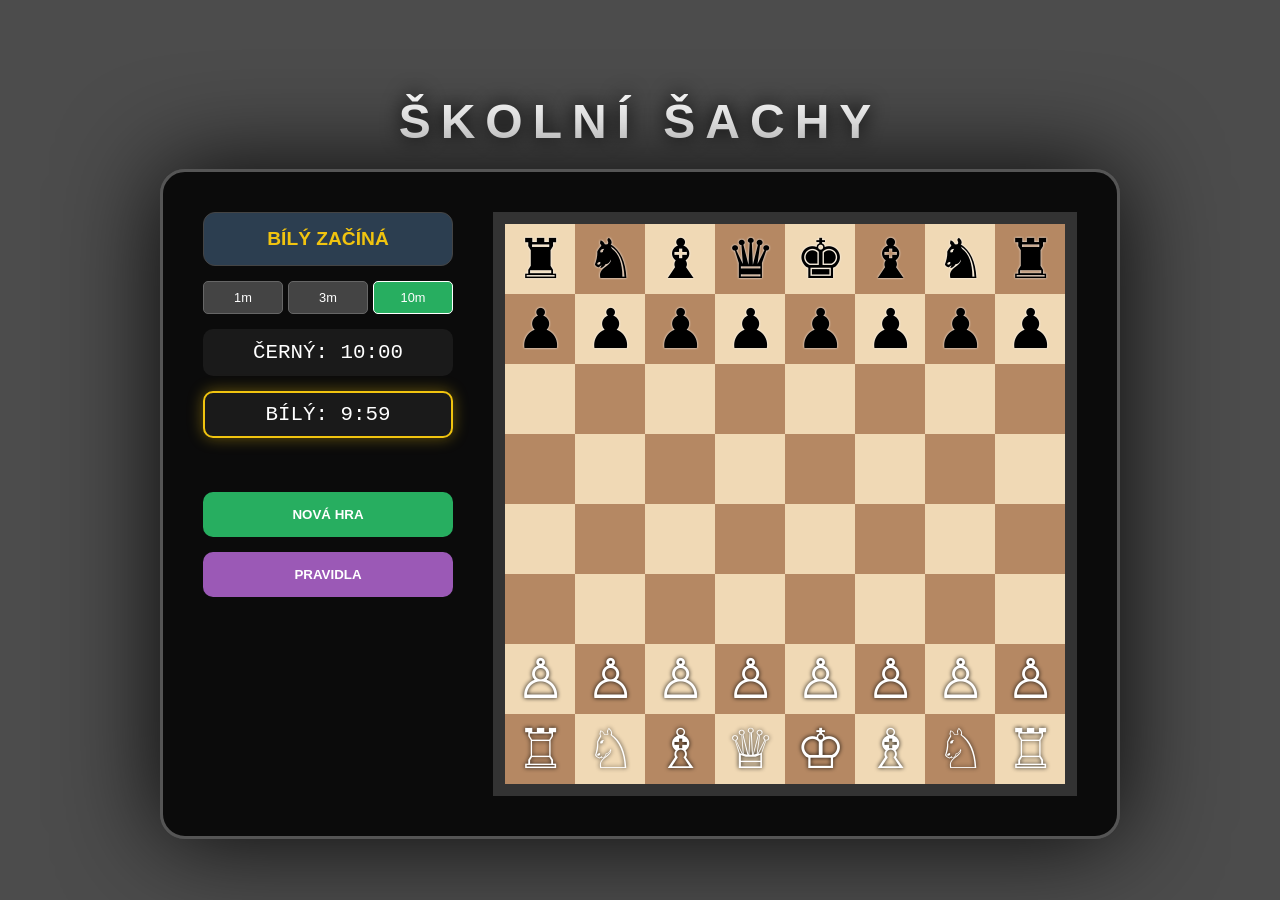
<file: index.html>
<!DOCTYPE html>
<html lang="cs">
<head>
    <meta charset="UTF-8">
    <meta name="viewport" content="width=device-width, initial-scale=1.0">
    <title>ŠKOLNÍ ŠACHY - ROŠÁDA & ČAS</title>
    <style>
        :root {
            --white-sq: #f0d9b5;
            --black-sq: #b58863;
            --square-size: 70px;
            --accent: #27ae60;
        }

        body {
            background: linear-gradient(rgba(0, 0, 0, 0.7), rgba(0, 0, 0, 0.7)), 
                        url('https://t3.ftcdn.net/jpg/18/06/45/26/360_F_1806452627_gLpxNyDgzk2WbcSKTGwLKFvE9YjqftnZ.jpg');
            background-size: cover;
            background-position: center;
            background-attachment: fixed;
            color: white;
            font-family: 'Segoe UI', Arial, sans-serif;
            display: flex;
            flex-direction: column;
            align-items: center;
            justify-content: center;
            min-height: 100vh;
            margin: 0;
        }

        .main-title { font-size: 3rem; letter-spacing: 10px; margin-bottom: 20px; text-shadow: 0 0 20px rgba(0,0,0,1); }

        .game-container {
            display: flex;
            gap: 40px;
            background: rgba(0, 0, 0, 0.85);
            padding: 40px;
            border-radius: 25px;
            border: 3px solid #555;
            box-shadow: 0 0 100px rgba(0,0,0,0.9);
        }

        .info-panel { width: 250px; display: flex; flex-direction: column; gap: 15px; }

        #status {
            background: #2c3e50; padding: 15px; text-align: center;
            font-weight: bold; font-size: 1.2rem; border-radius: 12px;
            color: #f1c40f; border: 1px solid #444;
        }

        .clock-box {
            background: #1a1a1a; padding: 10px; text-align: center;
            border-radius: 10px; font-family: 'Courier New', monospace;
            font-size: 1.3rem; border: 2px solid transparent;
        }

        .active-turn { border-color: #f1c40f; box-shadow: 0 0 15px rgba(241, 196, 15, 0.4); }

        /* VÝBĚR ČASU */
        .time-selector {
            display: flex;
            justify-content: space-between;
            gap: 5px;
        }
        .time-btn {
            flex: 1;
            padding: 8px;
            background: #444;
            color: white;
            border: 1px solid #666;
            border-radius: 5px;
            cursor: pointer;
            font-size: 0.8rem;
        }
        .time-btn.selected-time { background: var(--accent); border-color: white; }

        .board { display: grid; grid-template-columns: repeat(8, var(--square-size)); grid-template-rows: repeat(8, var(--square-size)); border: 12px solid #333; }

        .square { width: var(--square-size); height: var(--square-size); display: flex; align-items: center; justify-content: center; font-size: 55px; cursor: pointer; position: relative; }
        .white { background-color: var(--white-sq); }
        .black { background-color: var(--black-sq); }
        .selected { background-color: #f1c40f !important; }
        .check { background-color: #e74c3c !important; }

        .hint::after {
            content: ''; width: 20px; height: 20px;
            background-color: rgba(0, 0, 0, 0.3);
            border-radius: 50%; position: absolute; z-index: 10;
        }

        .piece-black { color: #000; filter: drop-shadow(0 0 1px #fff); z-index: 5; }
        .piece-white { color: #fff; filter: drop-shadow(0 0 2px #000); z-index: 5; }

        .btn { padding: 15px; border: none; border-radius: 10px; cursor: pointer; font-weight: bold; text-transform: uppercase; }
        .btn-reset { background: var(--accent); color: white; }
        .btn-rules { background: #9b59b6; color: white; }

        #msg { color: #ff7675; text-align: center; min-height: 24px; font-weight: bold; font-size: 1rem; }
    </style>
</head>
<body>

    <h1 class="main-title">ŠKOLNÍ ŠACHY</h1>

    <div class="game-container">
        <div class="info-panel">
            <div id="status">BÍLÝ ZAČÍNÁ</div>
            
            <div class="time-selector">
                <button class="time-btn" onclick="setTime(60, this)">1m</button>
                <button class="time-btn" onclick="setTime(180, this)">3m</button>
                <button class="time-btn selected-time" onclick="setTime(600, this)">10m</button>
            </div>

            <div id="black-clock" class="clock-box">ČERNÝ: 10:00</div>
            <div id="white-clock" class="clock-box active-turn">BÍLÝ: 10:00</div>
            
            <div id="msg"></div>
            
            <button class="btn btn-reset" onclick="resetGame()">Nová hra</button>
            <button class="btn btn-rules" onclick="window.location.href='rules.html'">Pravidla</button>
        </div>
        <div class="board" id="board"></div>
    </div>

    <script>
        const boardEl = document.getElementById('board');
        const msgEl = document.getElementById('msg');
        let boardState = [];
        let selectedSq = null;
        let turn = 'white';
        let baseTime = 600;
        let timers = { white: 600, black: 600 };
        let timerInterval = null;

        // Pro rošádu: sledování pohybu králů a věží
        let moved = { K: false, k: false, R1: false, R8: false, r1: false, r8: false };

        const initialPos = [
            ['r','n','b','q','k','b','n','r'],
            ['p','p','p','p','p','p','p','p'],
            ['','','','','','','',''],
            ['','','','','','','',''],
            ['','','','','','','',''],
            ['','','','','','','',''],
            ['P','P','P','P','P','P','P','P'],
            ['R','N','B','Q','K','B','N','R']
        ];

        const pieceMap = { 'r': '♜', 'n': '♞', 'b': '♝', 'q': '♛', 'k': '♚', 'p': '♟', 'R': '♖', 'N': '♘', 'B': '♗', 'Q': '♕', 'K': '♔', 'P': '♙' };

        function setTime(seconds, btn) {
            document.querySelectorAll('.time-btn').forEach(b => b.classList.remove('selected-time'));
            btn.classList.add('selected-time');
            baseTime = seconds;
            resetGame();
        }

        function createBoard() {
            boardEl.innerHTML = '';
            for (let r = 0; r < 8; r++) {
                boardState[r] = [...initialPos[r]];
                for (let c = 0; c < 8; c++) {
                    const sq = document.createElement('div');
                    sq.className = `square ${(r + c) % 2 === 0 ? 'white' : 'black'}`;
                    sq.id = `sq-${r}-${c}`;
                    sq.dataset.r = r; sq.dataset.c = c;
                    sq.onclick = () => handleSquareClick(r, c);
                    boardEl.appendChild(sq);
                }
            }
            drawPieces();
            if (timerInterval) clearInterval(timerInterval);
            startTimer();
        }

        function drawPieces() {
            document.querySelectorAll('.square').forEach(sq => {
                const r = sq.dataset.r; const c = sq.dataset.c;
                const char = boardState[r][c];
                sq.innerHTML = '';
                sq.classList.remove('check');
                if (char) {
                    const span = document.createElement('span');
                    span.innerText = pieceMap[char];
                    span.className = char === char.toUpperCase() ? 'piece-white' : 'piece-black';
                    sq.appendChild(span);
                    if (char.toLowerCase() === 'k' && isKingInCheck(char === 'K' ? 'white' : 'black')) {
                        sq.classList.add('check');
                    }
                }
            });
        }

        function handleSquareClick(r, c) {
            const piece = boardState[r][c];
            const isWhite = piece && piece === piece.toUpperCase();
            
            if (selectedSq) {
                if (isMoveLegal(selectedSq.r, selectedSq.c, r, c)) {
                    movePiece(selectedSq.r, selectedSq.c, r, c);
                } else {
                    deselect();
                    if (piece && ((turn === 'white' && isWhite) || (turn === 'black' && !isWhite))) {
                        selectPiece(r, c);
                    }
                }
            } else {
                if (piece && ((turn === 'white' && isWhite) || (turn === 'black' && !isWhite))) {
                    selectPiece(r, c);
                }
            }
        }

        function selectPiece(r, c) {
            selectedSq = { r, c };
            document.getElementById(`sq-${r}-${c}`).classList.add('selected');
            showHints(r, c);
        }

        function showHints(fromR, fromC) {
            for (let r = 0; r < 8; r++) {
                for (let c = 0; c < 8; c++) {
                    if (isMoveLegal(fromR, fromC, r, c)) {
                        document.getElementById(`sq-${r}-${c}`).classList.add('hint');
                    }
                }
            }
        }

        function isPathClear(fR, fC, tR, tC) {
            let dr = Math.sign(tR - fR);
            let dc = Math.sign(tC - fC);
            let currR = fR + dr;
            let currC = fC + dc;
            while (currR !== tR || currC !== tC) {
                if (boardState[currR][currC] !== '') return false;
                currR += dr;
                currC += dc;
            }
            return true;
        }

        function isMoveLegal(fromR, fromC, toR, toC) {
            const piece = boardState[fromR][fromC];
            const target = boardState[toR][toC];
            const dr = Math.abs(toR - fromR);
            const dc = Math.abs(toC - fromC);
            const type = piece.toLowerCase();

            if (target && (target === target.toUpperCase()) === (piece === piece.toUpperCase())) return false;

            if (type === 'n') return (dr === 2 && dc === 1) || (dr === 1 && dc === 2);
            if (type === 'r' || type === 'b' || type === 'q') {
                if (type === 'r' && (dr !== 0 && dc !== 0)) return false;
                if (type === 'b' && dr !== dc) return false;
                if (type === 'q' && (dr !== dc && dr !== 0 && dc !== 0)) return false;
                return isPathClear(fromR, fromC, toR, toC);
            }

            if (type === 'k') {
                // Klasický pohyb
                if (dr <= 1 && dc <= 1) return true;
                // ROŠÁDA
                if (dr === 0 && dc === 2 && !moved[piece]) {
                    const isWhite = piece === 'K';
                    const r = isWhite ? 7 : 0;
                    if (toC === 6) { // Krátká
                        return !moved[isWhite ? 'R8' : 'r8'] && isPathClear(r, 4, r, 7) && !isKingInCheck(turn);
                    }
                    if (toC === 2) { // Dlouhá
                        return !moved[isWhite ? 'R1' : 'r1'] && isPathClear(r, 4, r, 0) && !isKingInCheck(turn);
                    }
                }
            }

            if (type === 'p') {
                const dir = piece === 'P' ? -1 : 1;
                if (dc === 0 && !target) {
                    if (toR === fromR + dir) return true;
                    if (((fromR === 6 && piece === 'P') || (fromR === 1 && piece === 'p')) && toR === fromR + (2 * dir)) {
                        return boardState[fromR + dir][fromC] === '';
                    }
                }
                if (dc === 1 && toR === fromR + dir && target) return true;
            }
            return false;
        }

        function isKingInCheck(color) {
            let kingPos = null;
            let kingChar = color === 'white' ? 'K' : 'k';
            for(let r=0; r<8; r++) {
                for(let c=0; c<8; c++) {
                    if(boardState[r][c] === kingChar) kingPos = {r, c};
                }
            }
            if(!kingPos) return false;
            for(let r=0; r<8; r++) {
                for(let c=0; c<8; c++) {
                    let p = boardState[r][c];
                    if(p !== '' && (p === p.toUpperCase()) !== (color === 'white')) {
                        // Simulace bez rekurze šachu
                        const dr = Math.abs(kingPos.r - r);
                        const dc = Math.abs(kingPos.c - c);
                        const type = p.toLowerCase();
                        let canAttack = false;
                        if (type === 'n') canAttack = (dr === 2 && dc === 1) || (dr === 1 && dc === 2);
                        else if (type === 'r') canAttack = (dr === 0 || dc === 0) && isPathClear(r, c, kingPos.r, kingPos.c);
                        else if (type === 'b') canAttack = (dr === dc) && isPathClear(r, c, kingPos.r, kingPos.c);
                        else if (type === 'q') canAttack = (dr === dc || dr === 0 || dc === 0) && isPathClear(r, c, kingPos.r, kingPos.c);
                        else if (type === 'k') canAttack = dr <= 1 && dc <= 1;
                        else if (type === 'p') canAttack = dc === 1 && kingPos.r === r + (p === 'P' ? -1 : 1);
                        
                        if (canAttack) return true;
                    }
                }
            }
            return false;
        }

        function movePiece(fromR, fromC, toR, toC) {
            const piece = boardState[fromR][fromC];
            const oldTarget = boardState[toR][toC];
            
            // Logika rošády - pohnutí věží
            if (piece.toLowerCase() === 'k' && Math.abs(toC - fromC) === 2) {
                const isWhite = piece === 'K';
                const row = isWhite ? 7 : 0;
                if (toC === 6) { // Krátká: věž z 7 na 5
                    boardState[row][5] = boardState[row][7]; boardState[row][7] = '';
                } else if (toC === 2) { // Dlouhá: věž z 0 na 3
                    boardState[row][3] = boardState[row][0]; boardState[row][0] = '';
                }
            }

            boardState[toR][toC] = piece;
            boardState[fromR][fromC] = '';
            
            if (isKingInCheck(turn)) {
                // Vracení tahu (v šachu) - u rošády by to bylo složitější, ale tohle je základ
                boardState[fromR][fromC] = piece; boardState[toR][toC] = oldTarget;
                msgEl.innerText = "Tah do šachu!"; deselect(); return;
            }

            // Sledování pohybu pro budoucí rošády
            if (piece === 'K') moved.K = true; if (piece === 'k') moved.k = true;
            if (fromR === 7 && fromC === 0) moved.R1 = true; if (fromR === 7 && fromC === 7) moved.R8 = true;
            if (fromR === 0 && fromC === 0) moved.r1 = true; if (fromR === 0 && fromC === 7) moved.r8 = true;

            if (piece.toLowerCase() === 'p' && (toR === 0 || toR === 7)) boardState[toR][toC] = piece === 'P' ? 'Q' : 'q';

            switchTurn();
            deselect();
            drawPieces();
            msgEl.innerText = isKingInCheck(turn) ? "ŠACH!" : "";
        }

        function switchTurn() {
            turn = turn === 'white' ? 'black' : 'white';
            document.getElementById('status').innerText = turn === 'white' ? "TAH: BÍLÝ" : "TAH: ČERNÝ";
            document.getElementById('white-clock').classList.toggle('active-turn', turn === 'white');
            document.getElementById('black-clock').classList.toggle('active-turn', turn === 'black');
        }

        function startTimer() {
            timerInterval = setInterval(() => {
                timers[turn]--;
                const fmt = (s) => `${Math.floor(s/60)}:${(s%60).toString().padStart(2,'0')}`;
                document.getElementById('white-clock').innerText = `BÍLÝ: ${fmt(timers.white)}`;
                document.getElementById('black-clock').innerText = `ČERNÝ: ${fmt(timers.black)}`;
                if (timers[turn] <= 0) { clearInterval(timerInterval); alert("Čas vypršel!"); resetGame(); }
            }, 1000);
        }

        function deselect() {
            document.querySelectorAll('.square').forEach(s => { s.classList.remove('selected', 'hint'); });
            selectedSq = null;
        }

        function resetGame() {
            turn = 'white';
            timers = { white: baseTime, black: baseTime };
            moved = { K: false, k: false, R1: false, R8: false, r1: false, r8: false };
            createBoard();
        }

        createBoard();
    </script>
</body>
</html>
</file>
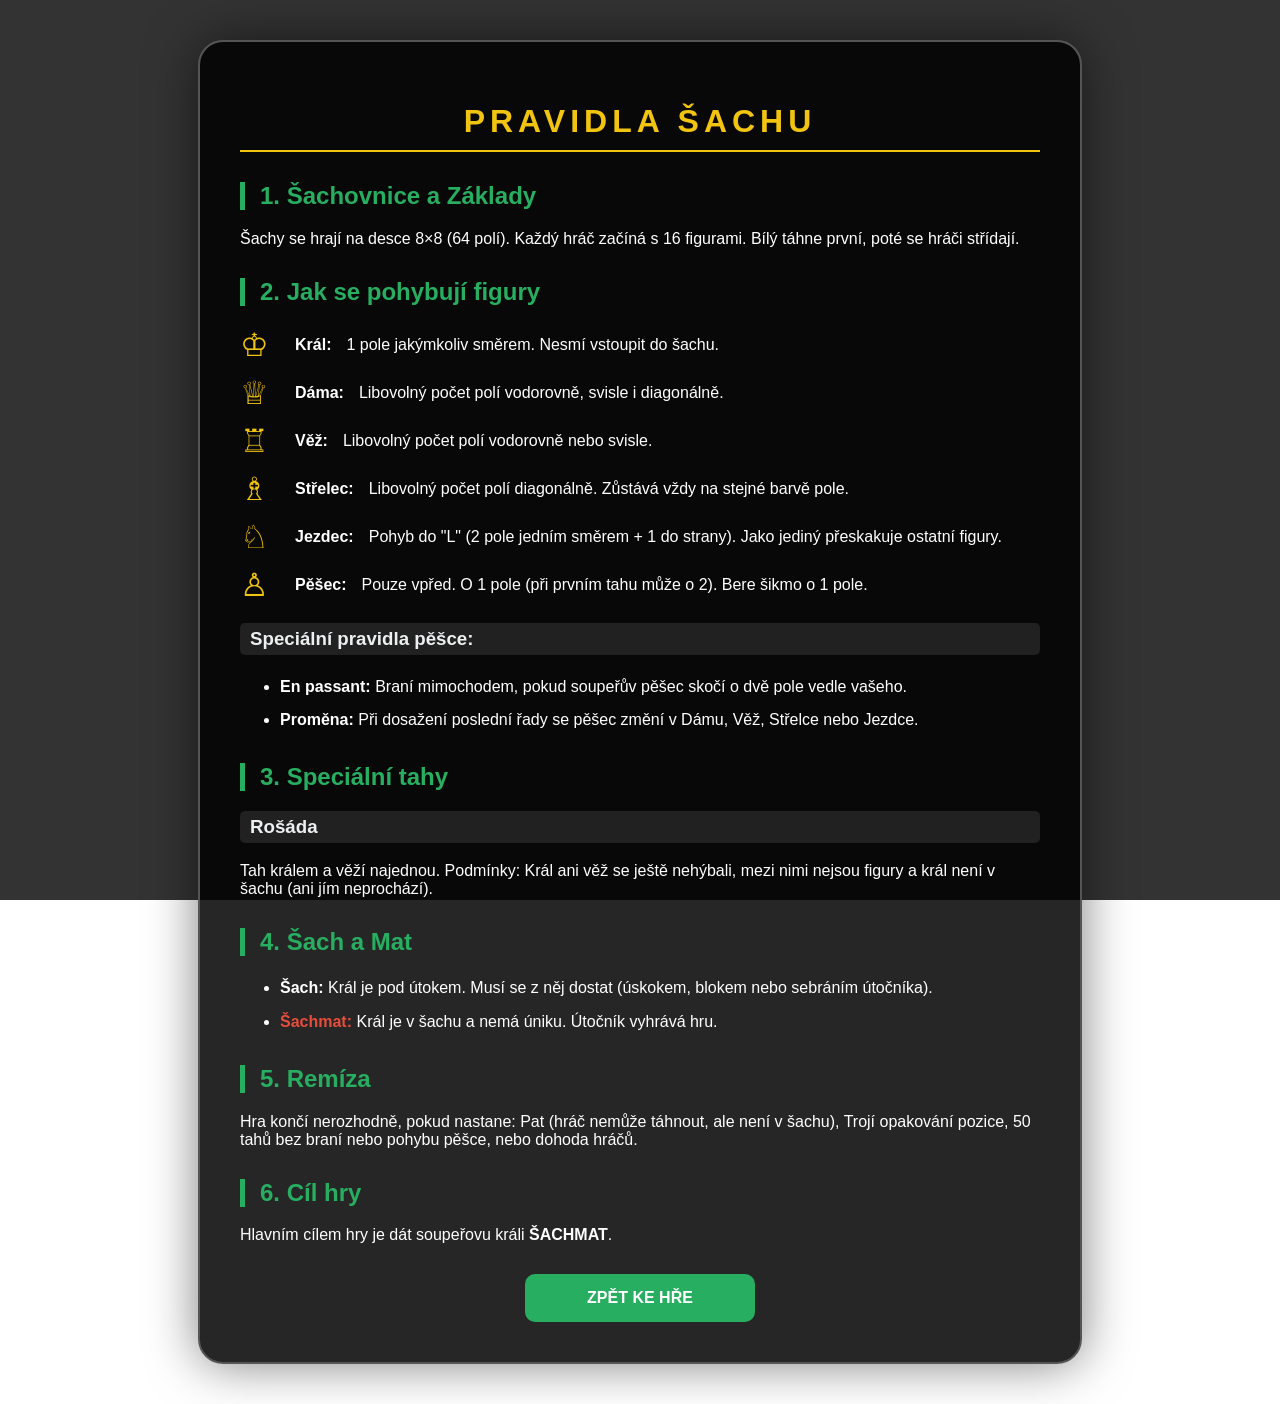
<file: rules.html>
<!DOCTYPE html>
<html lang="cs">
<head>
    <meta charset="UTF-8">
    <meta name="viewport" content="width=device-width, initial-scale=1.0">
    <title>Pravidla - Školní Šachy</title>
    <style>
        body {
            background: linear-gradient(rgba(0, 0, 0, 0.8), rgba(0, 0, 0, 0.8)), 
                        url('https://t3.ftcdn.net/jpg/18/06/45/26/360_F_1806452627_gLpxNyDgzk2WbcSKTGwLKFvE9YjqftnZ.jpg');
            background-size: cover;
            background-attachment: fixed;
            color: white;
            font-family: 'Segoe UI', Arial, sans-serif;
            display: flex;
            flex-direction: column;
            align-items: center;
            padding: 40px 20px;
            margin: 0;
        }

        .rules-container {
            max-width: 800px;
            background: rgba(0, 0, 0, 0.85);
            padding: 40px;
            border-radius: 25px;
            border: 2px solid #555;
            box-shadow: 0 0 50px rgba(0,0,0,0.5);
        }

        h1 { color: #f1c40f; letter-spacing: 5px; text-align: center; border-bottom: 2px solid #f1c40f; padding-bottom: 10px; }
        h2 { color: #27ae60; margin-top: 30px; border-left: 5px solid #27ae60; padding-left: 15px; }
        h3 { color: #ecf0f1; background: rgba(255,255,255,0.1); padding: 5px 10px; border-radius: 5px; }

        .piece-info { display: flex; align-items: center; gap: 15px; margin: 10px 0; }
        .icon { font-size: 2rem; color: #f1c40f; min-width: 40px; }

        ul { line-height: 1.6; }
        li { margin-bottom: 8px; }

        .btn-back {
            display: block;
            width: 200px;
            margin: 30px auto 0;
            padding: 15px;
            background: #27ae60;
            color: white;
            text-align: center;
            text-decoration: none;
            font-weight: bold;
            border-radius: 10px;
            text-transform: uppercase;
            transition: transform 0.2s;
        }
        .btn-back:hover { transform: scale(1.05); background: #2ecc71; }

        .highlight { color: #e74c3c; font-weight: bold; }
    </style>
</head>
<body>

    <div class="rules-container">
        <h1>PRAVIDLA ŠACHU</h1>

        <h2>1. Šachovnice a Základy</h2>
        <p>Šachy se hrají na desce 8×8 (64 polí). Každý hráč začíná s 16 figurami. Bílý táhne první, poté se hráči střídají.</p>

        <h2>2. Jak se pohybují figury</h2>
        
        <div class="piece-info"><span class="icon">♔</span> <strong>Král:</strong> 1 pole jakýmkoliv směrem. Nesmí vstoupit do šachu.</div>
        <div class="piece-info"><span class="icon">♕</span> <strong>Dáma:</strong> Libovolný počet polí vodorovně, svisle i diagonálně.</div>
        <div class="piece-info"><span class="icon">♖</span> <strong>Věž:</strong> Libovolný počet polí vodorovně nebo svisle.</div>
        <div class="piece-info"><span class="icon">♗</span> <strong>Střelec:</strong> Libovolný počet polí diagonálně. Zůstává vždy na stejné barvě pole.</div>
        <div class="piece-info"><span class="icon">♘</span> <strong>Jezdec:</strong> Pohyb do "L" (2 pole jedním směrem + 1 do strany). Jako jediný přeskakuje ostatní figury.</div>
        <div class="piece-info"><span class="icon">♙</span> <strong>Pěšec:</strong> Pouze vpřed. O 1 pole (při prvním tahu může o 2). Bere šikmo o 1 pole.</div>

        <h3>Speciální pravidla pěšce:</h3>
        <ul>
            <li><strong>En passant:</strong> Braní mimochodem, pokud soupeřův pěšec skočí o dvě pole vedle vašeho.</li>
            <li><strong>Proměna:</strong> Při dosažení poslední řady se pěšec změní v Dámu, Věž, Střelce nebo Jezdce.</li>
        </ul>

        <h2>3. Speciální tahy</h2>
        <h3>Rošáda</h3>
        <p>Tah králem a věží najednou. Podmínky: Král ani věž se ještě nehýbali, mezi nimi nejsou figury a král není v šachu (ani jím neprochází).</p>

        <h2>4. Šach a Mat</h2>
        <ul>
            <li><strong>Šach:</strong> Král je pod útokem. Musí se z něj dostat (úskokem, blokem nebo sebráním útočníka).</li>
            <li><span class="highlight">Šachmat:</span> Král je v šachu a nemá úniku. Útočník vyhrává hru.</li>
        </ul>

        <h2>5. Remíza</h2>
        <p>Hra končí nerozhodně, pokud nastane: Pat (hráč nemůže táhnout, ale není v šachu), Trojí opakování pozice, 50 tahů bez braní nebo pohybu pěšce, nebo dohoda hráčů.</p>

        <h2>6. Cíl hry</h2>
        <p>Hlavním cílem hry je dát soupeřovu králi <strong>ŠACHMAT</strong>.</p>

        <a href="index.html" class="btn-back">Zpět ke hře</a>
    </div>

</body>
</html>
</file>
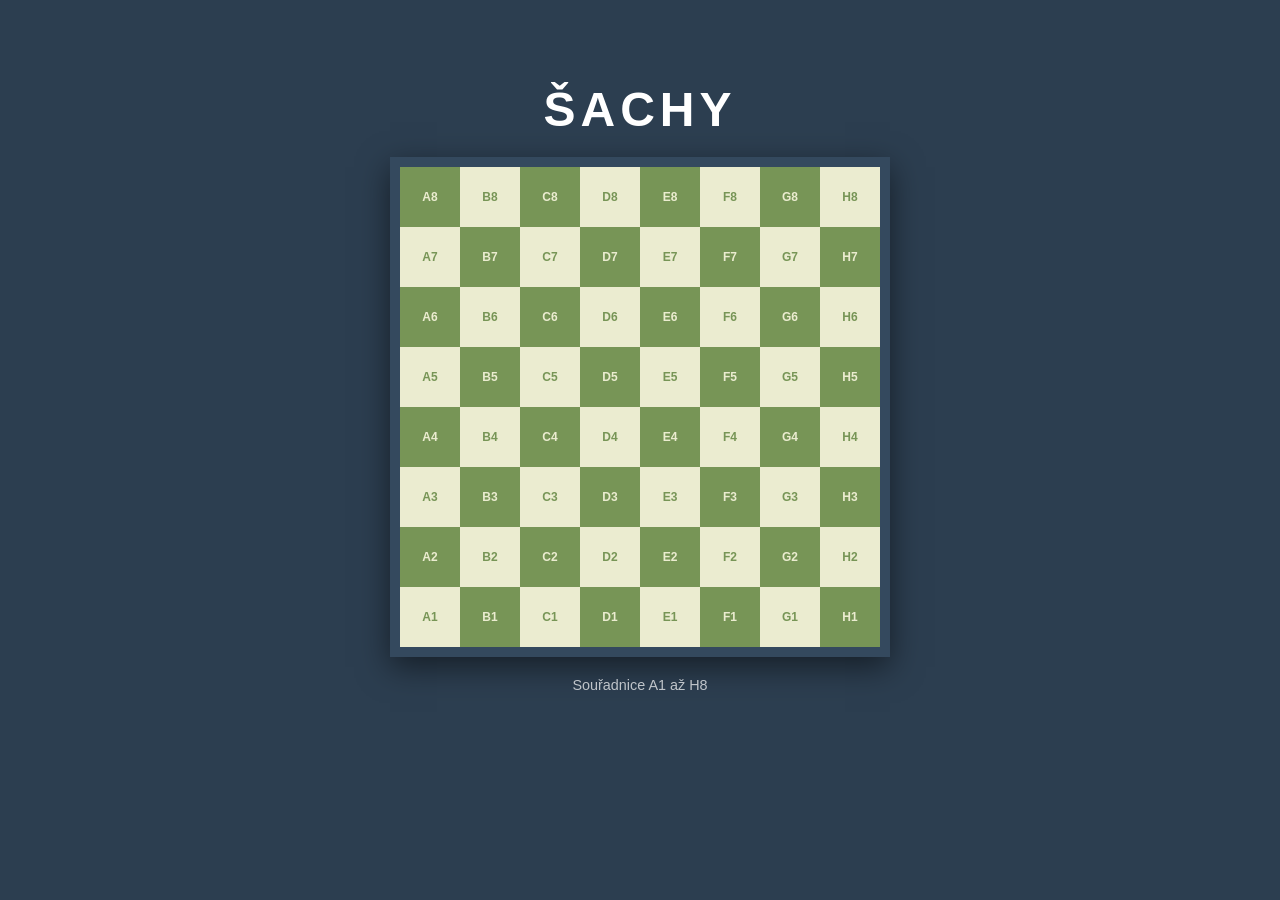
<file: sachovnice.html>
<!DOCTYPE html>
<html lang="cs">
<head>
    <meta charset="UTF-8">
    <title>Šachy</title>
    <style>
        body {
            font-family: 'Segoe UI', Tahoma, Geneva, Verdana, sans-serif;
            display: flex;
            flex-direction: column;
            align-items: center;
            background-color: #2c3e50;
            color: white;
            margin-top: 50px;
        }

        h1 {
            margin-bottom: 20px;
            font-size: 3rem;
            text-transform: uppercase;
            letter-spacing: 5px;
        }

        .chess-container {
            display: grid;
            /* 8 columns of 60px each */
            grid-template-columns: repeat(8, 60px);
            /* 8 rows of 60px each */
            grid-template-rows: repeat(8, 60px);
            border: 10px solid #34495e;
            box-shadow: 0 10px 30px rgba(0,0,0,0.5);
        }

        .square {
            width: 60px;
            height: 60px;
            display: flex;
            align-items: center;
            justify-content: center;
            font-size: 12px;
            font-weight: bold;
            user-select: none;
        }

        /* Standard Chess Colors */
        .white {
            background-color: #ebecd0;
            color: #779556;
        }

        .black {
            background-color: #779556;
            color: #ebecd0;
        }

        /* Decorative footer */
        .footer {
            margin-top: 20px;
            font-size: 0.9rem;
            opacity: 0.7;
        }
    </style>
</head>
<body>

    <h1>ŠACHY</h1>

    <div class="chess-container" id="board">
        </div>

    <div class="footer">Souřadnice A1 až H8</div>

    <script>
        const board = document.getElementById('board');
        const cols = ['A', 'B', 'C', 'D', 'E', 'F', 'G', 'H'];
        
        // Loop through rows 8 down to 1
        for (let r = 8; r >= 1; r--) {
            // Loop through columns A to H
            for (let c = 0; c < 8; c++) {
                const square = document.createElement('div');
                
                // Determine color: (Row + Column Index)
                // If even, it's white. If odd, it's black.
                const isWhite = (r + c) % 2 !== 0;
                square.className = `square ${isWhite ? 'white' : 'black'}`;
                
                // Add the notation (e.g., A8, B8...)
                square.innerText = cols[c] + r;
                
                board.appendChild(square);
            }
        }
    </script>

</body>
</html>
</file>
